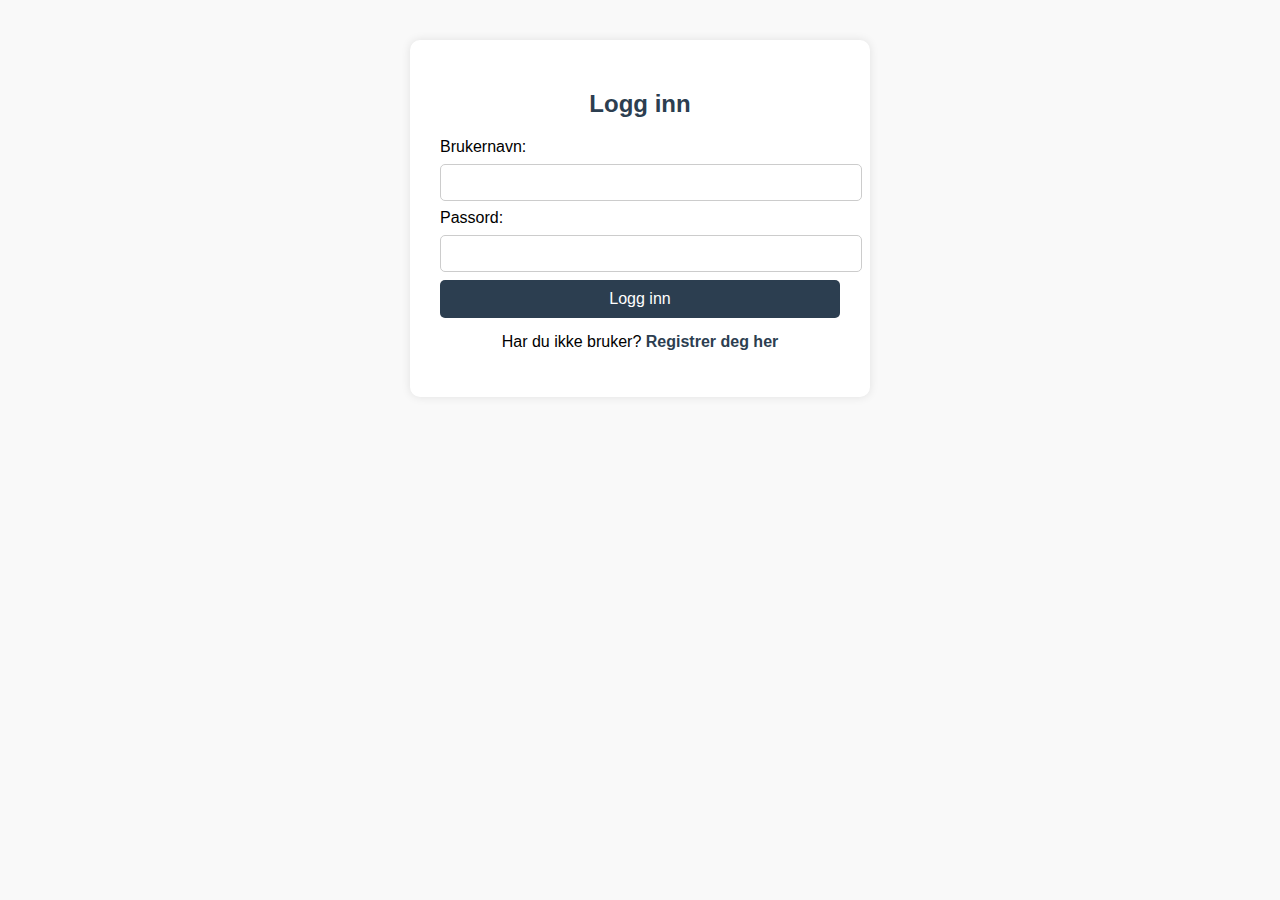
<file: mat_oppskrift - Copy/templates/log_in.html>
<!DOCTYPE html>
<html lang="no">
<head>
    <meta charset="UTF-8">
    <title>Logg inn</title>
    <style>
        body { font-family: Arial, sans-serif; background-color: #f9f9f9; margin: 0; padding: 40px; }
        .container { max-width: 400px; margin: auto; background: white; padding: 30px; border-radius: 10px; box-shadow: 0 0 10px rgba(0,0,0,0.1); }
        h2 { text-align: center; color: #2c3e50; }
        input[type="text"], input[type="password"] {
            width: 100%; padding: 10px; margin: 8px 0; border: 1px solid #ccc; border-radius: 5px;
        }
        button {
            width: 100%; padding: 10px; background-color: #2c3e50; color: white; border: none; border-radius: 5px;
            cursor: pointer; font-size: 16px;
        }
        button:hover { background-color: #34495e; }
        p { text-align: center; margin-top: 15px; }
        a { color: #2c3e50; text-decoration: none; font-weight: bold; }
        a:hover { text-decoration: underline; }
    </style>
</head>
<body>
    <div class="container">
        <h2>Logg inn</h2>
        <form action="/login" method="POST">
            <label>Brukernavn:</label>
            <input type="text" name="username" required>

            <label>Passord:</label>
            <input type="password" name="password" required>

            <button type="submit">Logg inn</button>
        </form>
        <p>Har du ikke bruker? <a href="/signup">Registrer deg her</a></p>
    </div>
</body>
</html>
</file>
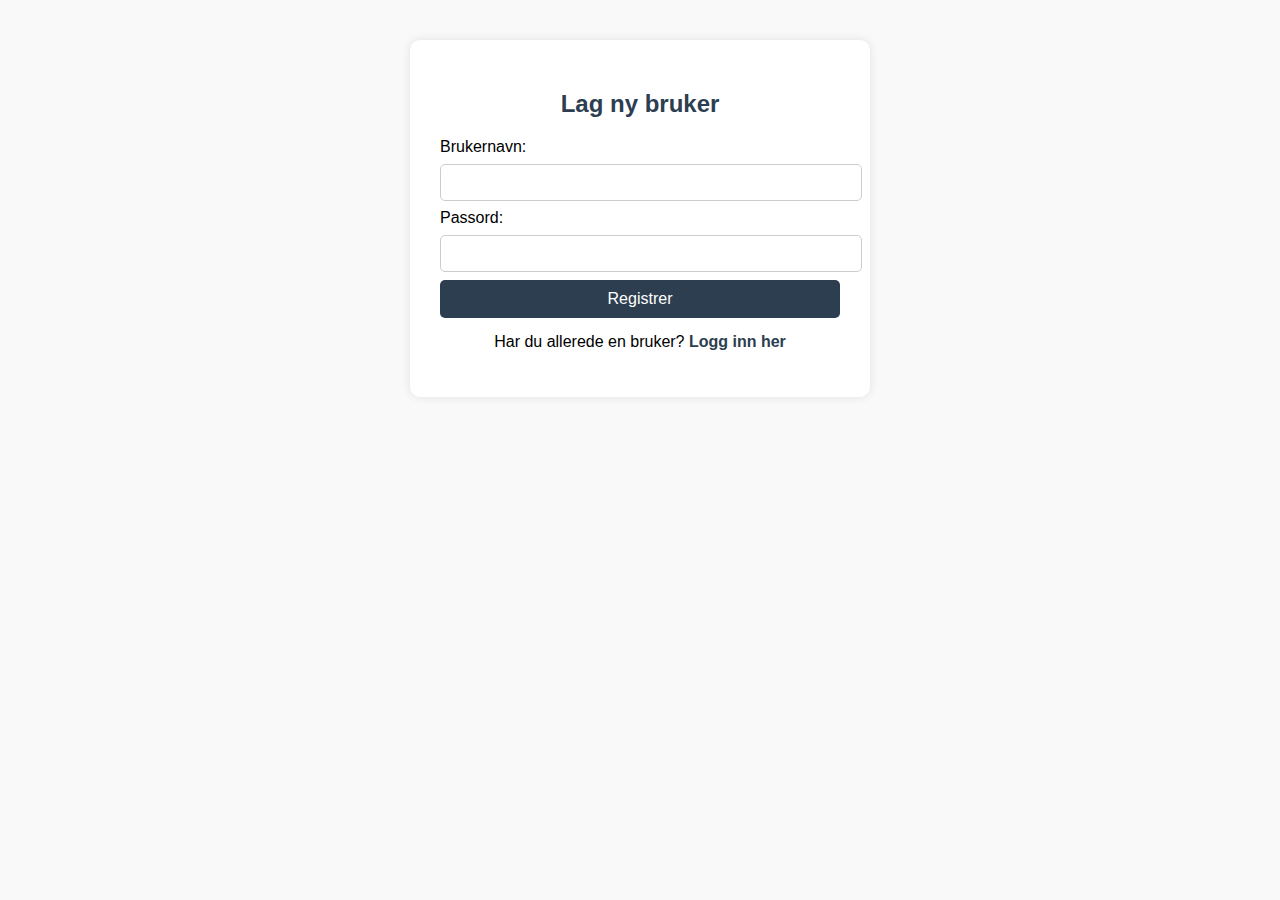
<file: mat_oppskrift - Copy/templates/sign_up.html>
<!DOCTYPE html>
<html lang="no">
<head>
    <meta charset="UTF-8">
    <title>Registrer bruker</title>
    <style>
        body { font-family: Arial, sans-serif; background-color: #f9f9f9; margin: 0; padding: 40px; }
        .container { max-width: 400px; margin: auto; background: white; padding: 30px; border-radius: 10px; box-shadow: 0 0 10px rgba(0,0,0,0.1); }
        h2 { text-align: center; color: #2c3e50; }
        input[type="text"], input[type="password"] {
            width: 100%; padding: 10px; margin: 8px 0; border: 1px solid #ccc; border-radius: 5px;
        }
        button {
            width: 100%; padding: 10px; background-color: #2c3e50; color: white; border: none; border-radius: 5px;
            cursor: pointer; font-size: 16px;
        }
        button:hover { background-color: #34495e; }
        p { text-align: center; margin-top: 15px; }
        a { color: #2c3e50; text-decoration: none; font-weight: bold; }
        a:hover { text-decoration: underline; }
    </style>
</head>
<body>
    <div class="container">
        <h2>Lag ny bruker</h2>
        <form action="/signup" method="POST">
            <label>Brukernavn:</label>
            <input type="text" name="username" required>

            <label>Passord:</label>
            <input type="password" name="password" required>

            <button type="submit">Registrer</button>
        </form>
        <p>Har du allerede en bruker? <a href="/login">Logg inn her</a></p>
    </div>
</body>
</html>
</file>
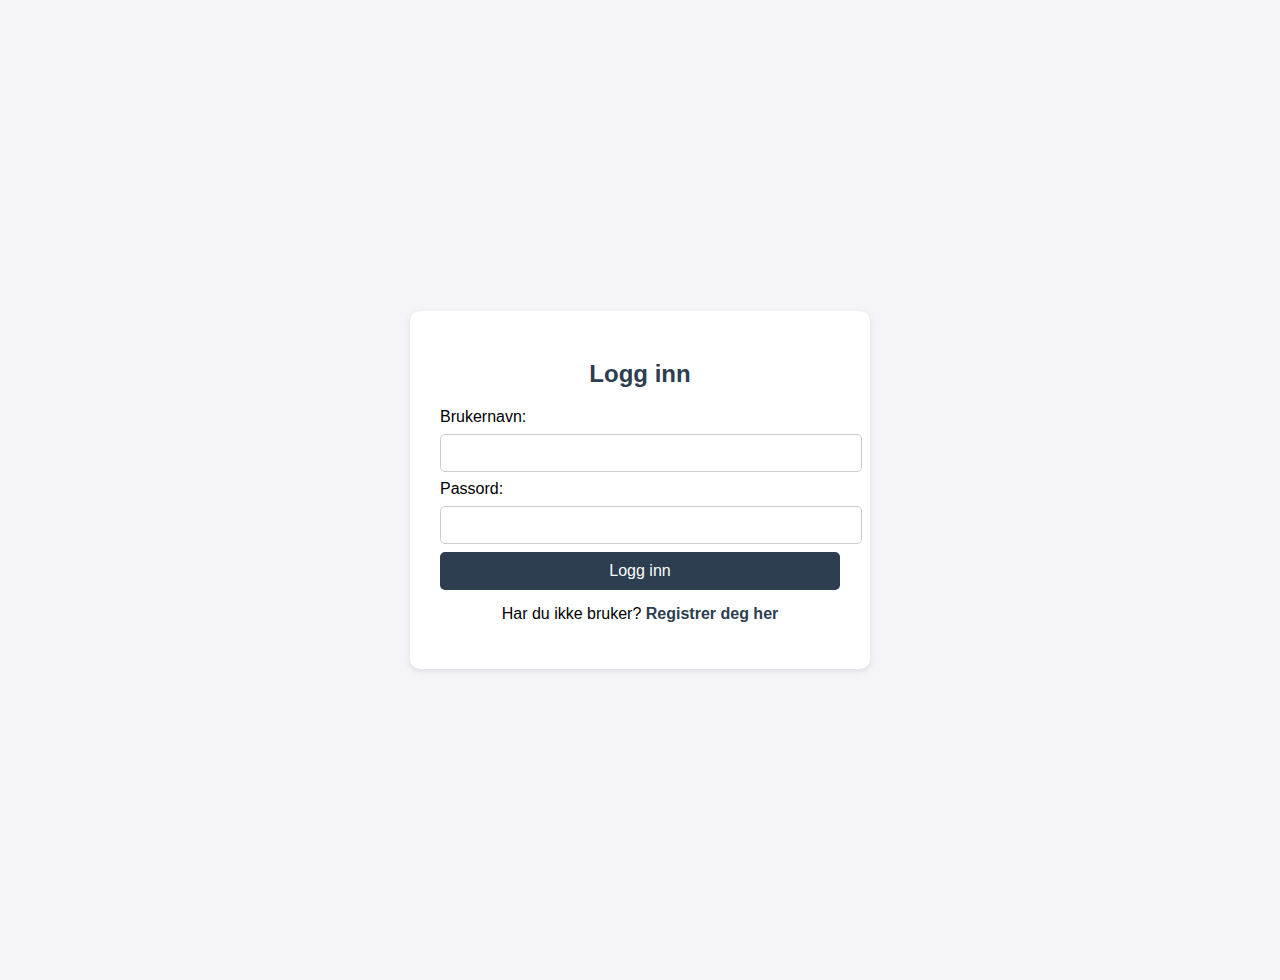
<file: mat_oppskrift/templates/log_in.html>
<!DOCTYPE html>
<html lang="no">
<head>
    <meta charset="UTF-8">
    <title>Logg inn</title>
    <link rel="stylesheet" href="../static/log_in.css">
</head>
<body>
    <div class="container">
        <h2>Logg inn</h2>
        <form action="/login" method="POST">
            <label>Brukernavn:</label>
            <input type="text" name="username" required>

            <label>Passord:</label>
            <input type="password" name="password" required>

            <button type="submit">Logg inn</button>
        </form>
        <p>Har du ikke bruker? <a href="/signup">Registrer deg her</a></p>
    </div>
</body>
</html>
</file>
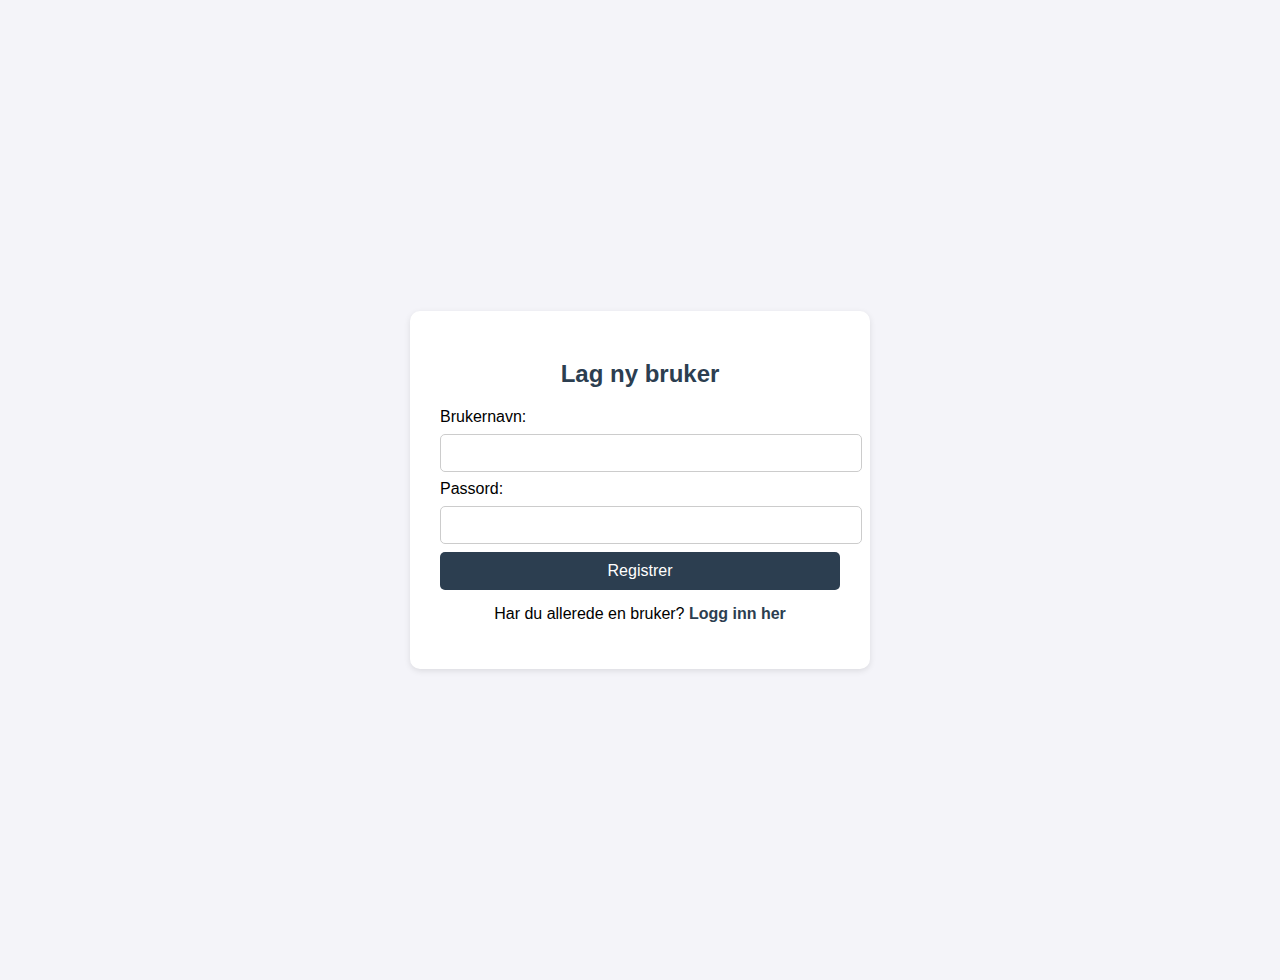
<file: mat_oppskrift/templates/sign_up.html>
<!DOCTYPE html>
<html lang="no">
<head>
    <meta charset="UTF-8">
    <title>Registrer bruker</title>
 <link rel="stylesheet" href="../static/sign_up.css">
</head>
<body>
    <div class="container">
        <h2>Lag ny bruker</h2>
        <form action="/signup" method="POST">
            <label>Brukernavn:</label>
            <input type="text" name="username" required>

            <label>Passord:</label>
            <input type="password" name="password" required>

            <button type="submit">Registrer</button>
        </form>
        <p>Har du allerede en bruker? <a href="/login">Logg inn her</a></p>
    </div>
</body>
</html>
</file>
<file: mat_oppskrift/static/log_in.css>
body {
    font-family: Arial, sans-serif;
    background-color: #f4f4f9;
    margin: 0;
    padding: 40px;
    display: flex;
    justify-content: center;
    align-items: center;
    height: 100vh;
}

.container {
    max-width: 400px;
    background: white;
    padding: 30px;
    border-radius: 10px;
    box-shadow: 0 2px 6px rgba(0,0,0,0.1);
}

h2 {
    text-align: center;
    color: #2c3e50;
    margin-bottom: 20px;
}

input[type="text"], input[type="password"] {
    width: 100%;
    padding: 10px;
    margin: 8px 0;
    border-radius: 5px;
    border: 1px solid #ccc;
    font-size: 14px;
}

button {
    width: 100%;
    padding: 10px;
    background-color: #2c3e50;
    color: white;
    border: none;
    border-radius: 5px;
    cursor: pointer;
    font-size: 16px;
    transition: background 0.2s;
}

button:hover {
    background-color: #34495e;
}

p {
    text-align: center;
    margin-top: 15px;
}

a {
    color: #2c3e50;
    text-decoration: none;
    font-weight: bold;
}

a:hover {
    text-decoration: underline;
}

/* Tilbakemelding */
.feedback {
    background-color: #dff0d8;
    border: 1px solid #3c763d;
    color: #3c763d;
    padding: 10px 15px;
    border-radius: 5px;
    margin-bottom: 15px;
}
</file>
<file: mat_oppskrift/static/sign_up.css>
body {
    font-family: Arial, sans-serif;
    background-color: #f4f4f9;
    margin: 0;
    padding: 40px;
    display: flex;
    justify-content: center;
    align-items: center;
    height: 100vh;
}

.container {
    max-width: 400px;
    background: white;
    padding: 30px;
    border-radius: 10px;
    box-shadow: 0 2px 6px rgba(0,0,0,0.1);
}

h2 {
    text-align: center;
    color: #2c3e50;
    margin-bottom: 20px;
}

input[type="text"], input[type="password"] {
    width: 100%;
    padding: 10px;
    margin: 8px 0;
    border-radius: 5px;
    border: 1px solid #ccc;
    font-size: 14px;
}

button {
    width: 100%;
    padding: 10px;
    background-color: #2c3e50;
    color: white;
    border: none;
    border-radius: 5px;
    cursor: pointer;
    font-size: 16px;
    transition: background 0.2s;
}

button:hover {
    background-color: #34495e;
}

p {
    text-align: center;
    margin-top: 15px;
}

a {
    color: #2c3e50;
    text-decoration: none;
    font-weight: bold;
}

a:hover {
    text-decoration: underline;
}

/* Tilbakemelding */
.feedback {
    background-color: #dff0d8;
    border: 1px solid #3c763d;
    color: #3c763d;
    padding: 10px 15px;
    border-radius: 5px;
    margin-bottom: 15px;
}
</file>
